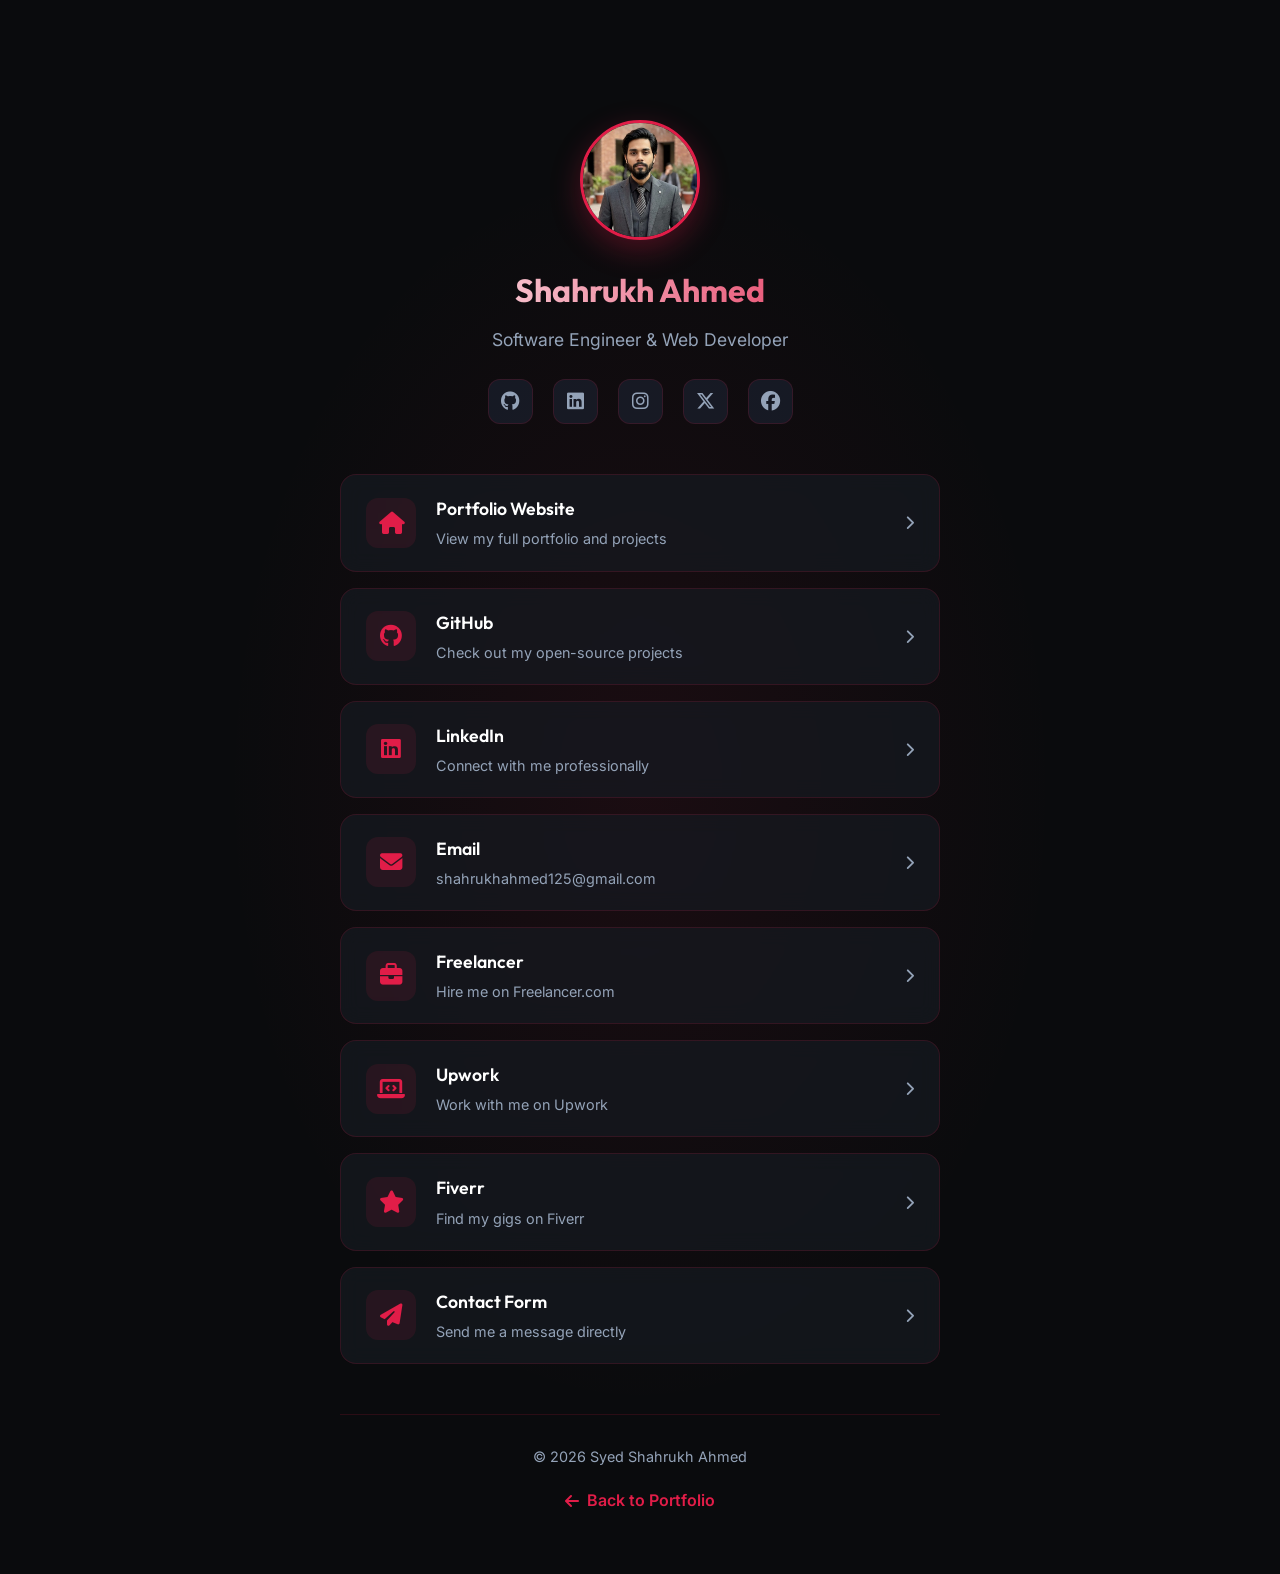
<file: links.html>
<!DOCTYPE html>
<html lang="en">
<head>
    <meta charset="UTF-8">
    <meta name="viewport" content="width=device-width, initial-scale=1.0">
    <title>Links | Syed Shahrukh Ahmed (shahrukhahmed125)</title>
    <meta name="description" content="All links for Syed Shahrukh Ahmed - Software Engineer & Web Developer. Connect on GitHub, LinkedIn, WhatsApp, and freelance platforms.">
    <link rel="canonical" href="https://shahrukhahmed125.github.io/links.html">
    
    <!-- Open Graph / Facebook -->
    <meta property="og:type" content="website">
    <meta property="og:url" content="https://shahrukhahmed125.github.io/links.html">
    <meta property="og:title" content="Links | Syed Shahrukh Ahmed">
    <meta property="og:description" content="Connect with me on all platforms - GitHub, LinkedIn, WhatsApp, and more.">
    <meta property="og:image" content="profile.png">

    <!-- Twitter -->
    <meta property="twitter:card" content="summary_large_image">
    <meta property="twitter:url" content="https://shahrukhahmed125.github.io/links.html">
    <meta property="twitter:title" content="Links | Syed Shahrukh Ahmed">
    <meta property="twitter:description" content="All my important links in one place.">
    <meta property="twitter:image" content="profile.png">

    <link rel="stylesheet" href="style.css">
    <link rel="stylesheet" href="https://cdnjs.cloudflare.com/ajax/libs/font-awesome/6.5.1/css/all.min.css">
</head>
<body>

    <!-- Navbar -->
    <!-- <nav>
        <div class="logo"><a href="index.html" style="color: inherit; text-decoration: none;">Shahrukh</a></div>
        <ul class="nav-links">
            <li><a href="index.html#hero">Home</a></li>
            <li><a href="index.html#about">About</a></li>
            <li><a href="index.html#skills">Skills</a></li>
            <li><a href="index.html#projects">Projects</a></li>
            <li><a href="index.html#services">Services</a></li>
            <li><a href="index.html#contact">Contact</a></li>
            <li><a href="links.html" class="active">Links</a></li>
        </ul>
        <div class="menu-btn" id="menuBtn">
            <i class="fas fa-bars"></i>
        </div>
    </nav> -->

    <!-- Links Section -->
    <section class="links-section">
        <div class="links-container">
            <!-- Profile Header -->
            <div class="links-profile reveal">
                <div class="links-avatar">
                    <img src="images/profile2.jpeg" alt="Syed Shahrukh Ahmed" onerror="this.src='https://ui-avatars.com/api/?name=Syed+Shahrukh&background=e11d48&color=fff&size=200'">
                </div>
                <h1 class="links-name">Shahrukh Ahmed</h1>
                <p class="links-bio">Software Engineer & Web Developer</p>
                <div class="links-socials">
                    <a href="https://github.com/shahrukhahmed125" target="_blank" title="GitHub"><i class="fab fa-github"></i></a>
                    <a href="https://www.linkedin.com/in/shahrukhahmed125" target="_blank" title="LinkedIn"><i class="fab fa-linkedin"></i></a>
                    <a href="https://instagram.com/shahrukhahmed125" target="_blank" title="Instagram"><i class="fab fa-instagram"></i></a>
                    <a href="https://twitter.com/shahrukh_125" target="_blank" title="X"><i class="fab fa-x-twitter"></i></a>
                    <a href="https://www.facebook.com/share/1DQDWUUVKY/" target="_blank" title="Facebook"><i class="fab fa-facebook"></i></a>
                </div>
            </div>

            <!-- Link Cards -->
            <div class="links-grid">
                <a href="index.html" class="link-card reveal delay-1">
                    <div class="link-icon">
                        <i class="fas fa-home"></i>
                    </div>
                    <div class="link-content">
                        <h3>Portfolio Website</h3>
                        <p>View my full portfolio and projects</p>
                    </div>
                    <div class="link-arrow">
                        <i class="fas fa-chevron-right"></i>
                    </div>
                </a>

                <a href="https://github.com/shahrukhahmed125" target="_blank" class="link-card reveal delay-2">
                    <div class="link-icon">
                        <i class="fab fa-github"></i>
                    </div>
                    <div class="link-content">
                        <h3>GitHub</h3>
                        <p>Check out my open-source projects</p>
                    </div>
                    <div class="link-arrow">
                        <i class="fas fa-chevron-right"></i>
                    </div>
                </a>

                <a href="https://www.linkedin.com/in/shahrukhahmed125" target="_blank" class="link-card reveal delay-3">
                    <div class="link-icon">
                        <i class="fab fa-linkedin"></i>
                    </div>
                    <div class="link-content">
                        <h3>LinkedIn</h3>
                        <p>Connect with me professionally</p>
                    </div>
                    <div class="link-arrow">
                        <i class="fas fa-chevron-right"></i>
                    </div>
                </a>

                <a href="mailto:shahrukhahmed125@gmail.com" class="link-card reveal delay-4">
                    <div class="link-icon">
                        <i class="fas fa-envelope"></i>
                    </div>
                    <div class="link-content">
                        <h3>Email</h3>
                        <p>shahrukhahmed125@gmail.com</p>
                    </div>
                    <div class="link-arrow">
                        <i class="fas fa-chevron-right"></i>
                    </div>
                </a>

                <!-- <a href="https://wa.me/923171240476" target="_blank" class="link-card reveal delay-5">
                    <div class="link-icon">
                        <i class="fab fa-whatsapp"></i>
                    </div>
                    <div class="link-content">
                        <h3>WhatsApp</h3>
                        <p>+92 317 1240476</p>
                    </div>
                    <div class="link-arrow">
                        <i class="fas fa-chevron-right"></i>
                    </div>
                </a> -->

                <a href="https://www.freelancer.com/u/shahrukhahmed125" target="_blank" class="link-card reveal delay-1">
                    <div class="link-icon">
                        <i class="fas fa-briefcase"></i>
                    </div>
                    <div class="link-content">
                        <h3>Freelancer</h3>
                        <p>Hire me on Freelancer.com</p>
                    </div>
                    <div class="link-arrow">
                        <i class="fas fa-chevron-right"></i>
                    </div>
                </a>

                <a href="https://www.upwork.com/freelancers/~010982701ad2386ee7" target="_blank" class="link-card reveal delay-2">
                    <div class="link-icon">
                        <i class="fas fa-laptop-code"></i>
                    </div>
                    <div class="link-content">
                        <h3>Upwork</h3>
                        <p>Work with me on Upwork</p>
                    </div>
                    <div class="link-arrow">
                        <i class="fas fa-chevron-right"></i>
                    </div>
                </a>

                <a href="https://www.fiverr.com" target="_blank" class="link-card reveal delay-3">
                    <div class="link-icon">
                        <i class="fas fa-star"></i>
                    </div>
                    <div class="link-content">
                        <h3>Fiverr</h3>
                        <p>Find my gigs on Fiverr</p>
                    </div>
                    <div class="link-arrow">
                        <i class="fas fa-chevron-right"></i>
                    </div>
                </a>

                <a href="index.html#contact" class="link-card reveal delay-4">
                    <div class="link-icon">
                        <i class="fas fa-paper-plane"></i>
                    </div>
                    <div class="link-content">
                        <h3>Contact Form</h3>
                        <p>Send me a message directly</p>
                    </div>
                    <div class="link-arrow">
                        <i class="fas fa-chevron-right"></i>
                    </div>
                </a>
            </div>

            <!-- Footer -->
            <div class="links-footer reveal">
                <p>&copy; <span id="current-year"></span> Syed Shahrukh Ahmed</p>
                <a href="index.html" class="back-link">
                    <i class="fas fa-arrow-left"></i> Back to Portfolio
                </a>
            </div>
        </div>
    </section>

    <script src="script.js"></script>
</body>
</html>
</file>
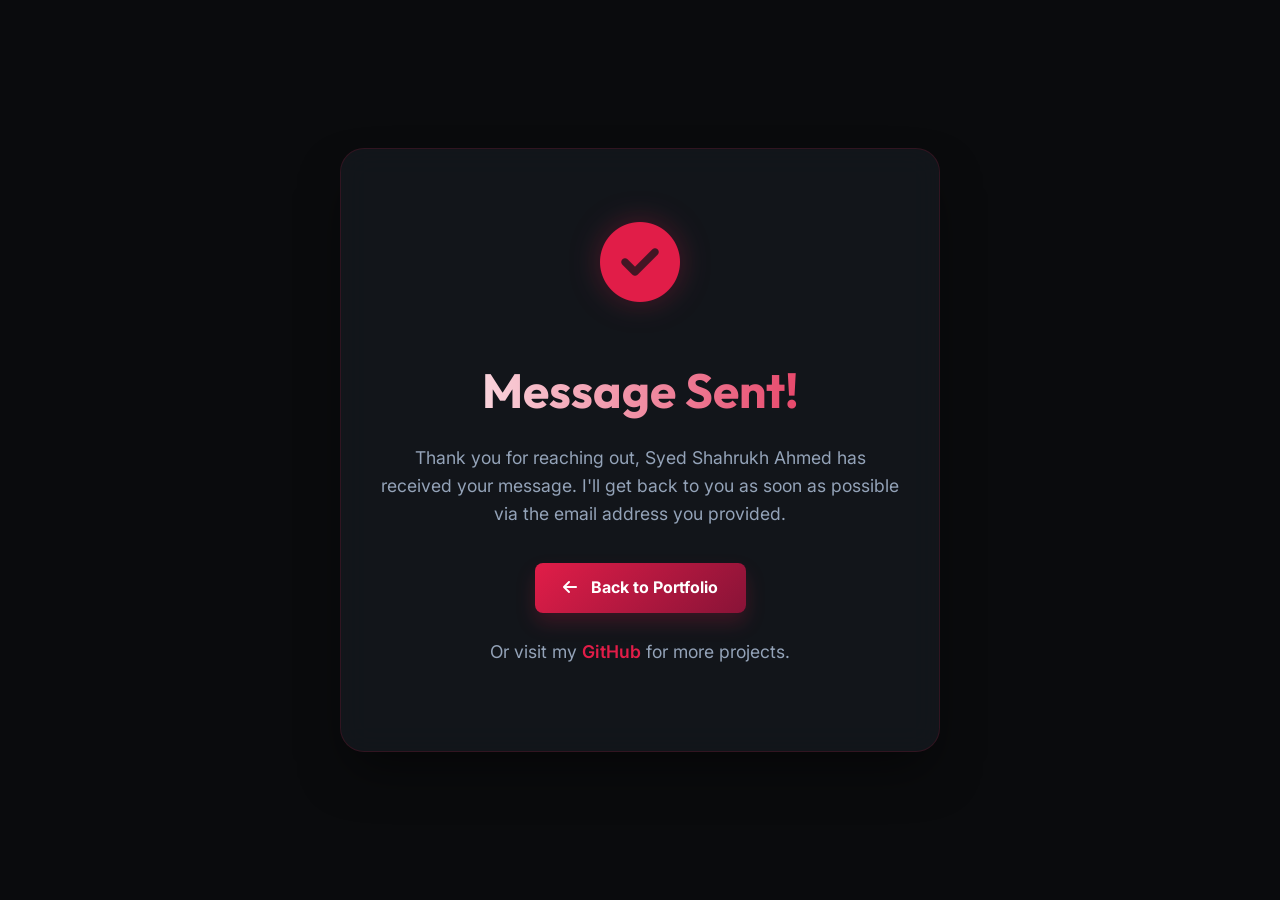
<file: thank-you.html>
<!DOCTYPE html>
<html lang="en">
<head>
    <meta charset="UTF-8">
    <meta name="viewport" content="width=device-width, initial-scale=1.0">
    <title>Message Sent | Syed Shahrukh Ahmed</title>
    <link rel="stylesheet" href="style.css">
    <link rel="stylesheet" href="https://cdnjs.cloudflare.com/ajax/libs/font-awesome/6.4.0/css/all.min.css">
    <style>
        .thank-you-section {
            display: flex;
            flex-direction: column;
            align-items: center;
            justify-content: center;
            min-height: 100vh;
            text-align: center;
            padding: 20px;
            animation: fadeIn 0.8s ease-out;
        }

        .success-icon {
            font-size: 5rem;
            color: var(--accent);
            margin-bottom: 25px;
            filter: drop-shadow(0 0 15px rgba(225, 29, 72, 0.3));
            animation: scaleIn 0.5s cubic-bezier(0.175, 0.885, 0.32, 1.275);
        }

        .thank-you-card {
            background: var(--card-bg);
            border: 1px solid var(--border-color);
            padding: 50px 40px;
            border-radius: 24px;
            max-width: 600px;
            width: 100%;
            backdrop-filter: blur(15px);
            -webkit-backdrop-filter: blur(15px);
            box-shadow: 0 25px 50px -12px rgba(0, 0, 0, 0.5);
        }

        .thank-you-card h1 {
            font-size: 3rem;
            margin-bottom: 15px;
            background: linear-gradient(to right, #ffffff, var(--accent));
            -webkit-background-clip: text;
            background-clip: text;
            -webkit-text-fill-color: transparent;
        }

        .thank-you-card p {
            color: var(--text-muted);
            font-size: 1.1rem;
            margin-bottom: 35px;
        }

        @keyframes fadeIn {
            from { opacity: 0; transform: translateY(20px); }
            to { opacity: 1; transform: translateY(0); }
        }

        @keyframes scaleIn {
            from { transform: scale(0); opacity: 0; }
            to { transform: scale(1); opacity: 1; }
        }

        .redirect-note {
            margin-top: 25px;
            font-size: 0.9rem;
            color: var(--text-muted);
        }
    </style>
</head>
<body>
    <div class="thank-you-section">
        <div class="thank-you-card">
            <div class="success-icon">
                <i class="fas fa-check-circle"></i>
            </div>
            <h1>Message Sent!</h1>
            <p>Thank you for reaching out, Syed Shahrukh Ahmed has received your message. I'll get back to you as soon as possible via the email address you provided.</p>
            
            <a href="index.html" class="btn btn-primary">
                <i class="fas fa-arrow-left" style="margin-right: 10px;"></i> Back to Portfolio
            </a>

            <div class="redirect-note">
                <p>Or visit my <a href="https://github.com/shahrukhahmed125" target="_blank" style="color: var(--accent); font-weight: 600;">GitHub</a> for more projects.</p>
            </div>
        </div>
    </div>
</body>
</html>
</file>
<file: style.css>
/* 
    Design System for Syed Shahrukh Ahmed Portfolio
    Colors: Dark Blue, Cyan, Slate
    Typography: Outfit (Headings), Inter (Body)
*/

@import url('https://fonts.googleapis.com/css2?family=Inter:wght@300;400;500;600&family=Outfit:wght@400;500;600;700&family=Sacramento&display=swap');

:root {
    --primary-bg: #0a0b0d;
    --secondary-bg: #111418;
    --accent: #e11d48;
    --accent-hover: #9f1239;
    --text-main: #ffffff;
    --text-muted: #94a3b8;
    --card-bg: rgba(22, 27, 34, 0.7);
    --border-color: rgba(225, 29, 72, 0.15);
    --transition: all 0.4s cubic-bezier(0.23, 1, 0.32, 1);
}

* {
    margin: 0;
    padding: 0;
    box-sizing: border-box;
    max-width: 100%;
}

html {
    scroll-behavior: smooth;
    overflow-x: hidden;
}

body {
    background-color: var(--primary-bg);
    color: var(--text-main);
    font-family: 'Inter', sans-serif;
    line-height: 1.6;
    overflow-x: hidden;
    margin: 0;
    padding: 0;
    width: 100%;
    max-width: 100vw;
    box-sizing: border-box;
}

h1, h2, h3, h4, h5, h6 {
    font-family: 'Outfit', sans-serif;
    color: var(--text-main);
}

a {
    text-decoration: none;
    color: inherit;
    transition: var(--transition);
}

ul {
    list-style: none;
}

section {
    padding: 100px 5%;
    max-width: 1200px;
    margin: 0 auto;
    width: 100%;
    box-sizing: border-box;
    overflow-x: hidden;
}

.container {
    width: 100%;
}

/* Reusable Components */

.btn {
    padding: 12px 28px;
    border-radius: 8px;
    font-weight: 600;
    cursor: pointer;
    display: inline-block;
    transition: var(--transition);
    border: none;
    font-size: 1rem;
    text-align: center;
}

.btn-primary {
    background: linear-gradient(135deg, #e11d48 0%, #881337 100%);
    color: #ffffff;
    font-weight: 700;
    box-shadow: 0 10px 20px rgba(225, 29, 72, 0.2);
}

.btn-primary:hover {
    background: #ffffff;
    color: #e11d48;
    transform: translateY(-3px);
    box-shadow: 0 15px 30px rgba(225, 29, 72, 0.4);
}

.btn-outline {
    background: transparent;
    border: 1px solid var(--accent);
    color: var(--accent);
}

.btn-outline:hover {
    background: rgba(225, 29, 72, 0.1);
    border-color: var(--accent);
    transform: translateY(-2px);
    box-shadow: 0 5px 15px rgba(225, 29, 72, 0.2);
}

.section-title {
    text-align: center;
    margin-bottom: 60px;
}

.section-title h2 {
    font-size: 2.5rem;
    margin-bottom: 10px;
    background: linear-gradient(to right, #ffffff, #e11d48, #881337);
    -webkit-background-clip: text;
    background-clip: text;
    -webkit-text-fill-color: transparent;
}

@media (max-width: 768px) {
    .section-title h2 {
        font-size: 2rem;
    }
    .section-title p {
        font-size: 1rem;
    }
}


.section-title p {
    color: var(--text-muted);
    font-size: 1.1rem;
}

/* Navbar */
nav {
    position: fixed;
    top: 0;
    left: 0;
    width: 100%;
    padding: 20px 5%;
    display: flex;
    justify-content: space-between;
    align-items: center;
    z-index: 1000;
    background: rgba(10, 11, 13, 0.8);
    backdrop-filter: blur(15px);
    -webkit-backdrop-filter: blur(15px);
    border-bottom: 1px solid var(--border-color);
}

.logo {
    font-size: 2.4rem;
    font-weight: 400;
    font-family: 'Sacramento', cursive;
    color: var(--text-main);
    display: flex;
    align-items: flex-end;
    transition: var(--transition);
    line-height: 1;
    padding-bottom: 5px;
}

@media (max-width: 768px) {
    .logo {
        font-size: 2rem;
    }
}


.logo::after {
    content: '';
    width: 6px;
    height: 6px;
    background: var(--accent);
    border-radius: 50%;
    margin-left: 4px;
    margin-bottom: 8px;
    box-shadow: 0 0 15px var(--accent);
}

.logo:hover {
    transform: rotate(-2deg) scale(1.05);
    color: var(--accent);
}

.nav-links {
    display: flex;
    gap: 30px;
}

.nav-links a:hover,
.nav-links a.active {
    color: var(--accent);
}

.menu-btn {
    display: none;
    cursor: pointer;
    font-size: 1.5rem;
    color: var(--text-main);
}

/* Hero Section */
.hero {
    display: flex;
    align-items: center;
    justify-content: space-between;
    min-height: 100vh;
    padding-top: 100px;
    gap: 50px;
}

.hero-content {
    flex: 1.2;
}

.hero-content h4 {
    color: var(--accent);
    font-weight: 500;
    margin-bottom: 10px;
    letter-spacing: 2px;
    text-transform: uppercase;
}

.hero-content h1 {
    font-size: 5rem;
    margin-bottom: 25px;
    background: linear-gradient(to right, #ffffff, var(--accent));
    -webkit-background-clip: text;
    background-clip: text;
    -webkit-text-fill-color: transparent;
    line-height: 1;
    font-weight: 800;
    filter: drop-shadow(0 0 30px rgba(225, 29, 72, 0.2));
}

@media (max-width: 768px) {
    .hero-content h1 {
        font-size: 2.8rem;
    }
}


.hero-content h1 span {
    display: block;
    font-size: 2.2rem;
    font-weight: 400;
    margin-top: 15px;
    color: var(--text-muted);
    background: none;
    -webkit-text-fill-color: var(--text-muted);
}

.hero-content h2 {
    font-size: 1.8rem;
    color: var(--text-muted);
    margin-bottom: 25px;
}

.hero-content p {
    max-width: 600px;
    font-size: 1.1rem;
    color: var(--text-muted);
    margin-bottom: 40px;
}

.hero-btns {
    display: flex;
    gap: 20px;
}

.hero-visual {
    flex: 0.8;
    position: relative;
    display: flex;
    justify-content: center;
    align-items: center;
    min-height: 400px;
}

@media (max-width: 768px) {
    .hero-visual {
        flex-direction: column;
        height: auto !important;
        min-height: auto;
        gap: 15px;
        padding-top: 20px;
        flex-wrap: wrap;
        display: flex;
        justify-content: center;
    }
    
    .profile-frame {
        margin-bottom: 20px;
    }

    .hero-visual-chips {
        display: flex;
        flex-wrap: wrap;
        justify-content: center;
        gap: 10px;
        width: 100%;
    }
}


.terminal-card {
    position: relative;
    width: 320px;
    height: 220px;
    background: rgba(10, 11, 13, 0.9);
    border: 1px solid var(--border-color);
    border-radius: 12px;
    box-shadow: 0 40px 80px rgba(0,0,0,0.6);
    overflow: hidden;
    z-index: 10;
    backdrop-filter: blur(10px);
    -webkit-backdrop-filter: blur(10px);
    animation: terminalPulse 4s infinite alternate;
}

@keyframes terminalPulse {
    0% { transform: translateY(0) scale(1); }
    100% { transform: translateY(-10px) scale(1.02); }
}

.terminal-header {
    height: 35px;
    background: rgba(135, 19, 55, 0.2);
    display: flex;
    align-items: center;
    padding: 0 15px;
    gap: 8px;
    border-bottom: 1px solid var(--border-color);
}

.dot {
    width: 10px;
    height: 10px;
    border-radius: 50%;
}

.dot-red { background: #ff5f56; }
.dot-yellow { background: #ffbd2e; }
.dot-green { background: #27c93f; }

.terminal-title {
    margin-left: auto;
    font-size: 0.75rem;
    color: var(--text-muted);
    font-family: 'Courier New', Courier, monospace;
}

.terminal-body {
    padding: 20px;
    font-family: 'Courier New', Courier, monospace;
    font-size: 0.9rem;
    color: var(--text-main);
}

.terminal-line {
    margin-bottom: 10px;
    display: flex;
    gap: 10px;
}

.line-prompt { color: var(--accent); font-weight: bold; }
.line-cursor {
    width: 8px;
    height: 15px;
    background: var(--accent);
    margin-left: 2px;
    animation: blink 1s step-end infinite;
}

@keyframes blink {
    50% { opacity: 0; }
}

@media (max-width: 768px) {
    .terminal-card {
        width: 280px;
        height: 180px;
        margin: 0 auto;
    }
}

.blob-shape {
    position: absolute;
    top: 50%;
    left: 50%;
    width: 150%;
    height: 150%;
    transform: translate(-50%, -50%);
    background: linear-gradient(135deg, #e11d48 0%, #4c0519 100%);
    border-radius: 40% 60% 70% 30% / 40% 50% 60% 50%;
    filter: blur(120px);
    opacity: 0.25;
    animation: blobMorph 10s infinite alternate;
    z-index: 1;
}


@keyframes blobMorph {
    0% { border-radius: 40% 60% 70% 30% / 40% 50% 60% 50%; }
    100% { border-radius: 60% 40% 30% 70% / 50% 60% 40% 50%; }
}

.tech-chip {
    position: absolute;
    display: flex;
    align-items: center;
    gap: 10px;
    background: rgba(30, 41, 59, 0.4);
    backdrop-filter: blur(10px);
    -webkit-backdrop-filter: blur(10px);
    border: 1px solid var(--border-color);
    padding: 8px 18px;
    border-radius: 50px;
    font-size: 0.85rem;
    font-weight: 600;
    color: var(--text-main);
    white-space: nowrap;
    z-index: 15;
    box-shadow: 0 10px 20px rgba(0,0,0,0.3), 0 0 15px rgba(225, 29, 72, 0.05);
    animation: floatChip 5s infinite ease-in-out;
    transition: var(--transition);
}

@media (max-width: 768px) {
    .tech-chip {
        position: relative !important;
        top: auto !important;
        left: auto !important;
        right: auto !important;
        bottom: auto !important;
        animation: none !important;
        transform: none !important;
    }
}


.tech-chip i {
    color: var(--accent);
    font-size: 1.1rem;
}

.tech-chip:hover {
    background: rgba(225, 29, 72, 0.1);
    border-color: var(--accent);
    transform: translateY(-5px) scale(1.05) !important;
    box-shadow: 0 15px 30px rgba(225, 29, 72, 0.15);
    cursor: default;
}

.tech-chip:nth-child(even) {
    animation-delay: 1s;
    animation-duration: 6s;
}

.tech-chip:nth-child(3n) {
    animation-delay: 0.5s;
    animation-duration: 7s;
}

@keyframes floatChip {
    0%, 100% { transform: translateY(0) translateX(0); }
    25% { transform: translateY(-10px) translateX(5px); }
    50% { transform: translateY(5px) translateX(-5px); }
    75% { transform: translateY(-5px) translateX(8px); }
}

/* About Section */
.about {
    position: relative;
}

.about::before {
    content: '';
    position: absolute;
    top: 0;
    left: 50%;
    transform: translateX(-50%);
    width: 60%;
    height: 100%;
    background: radial-gradient(ellipse at center, rgba(225, 29, 72, 0.05) 0%, transparent 70%);
    pointer-events: none;
    z-index: -1;
}

.about-grid {
    display: grid;
    grid-template-columns: 1fr 1fr;
    gap: 60px;
    align-items: center;
}

.about-text p {
    margin-bottom: 20px;
    color: var(--text-muted);
    font-size: 1.05rem;
}

.about-stats {
    display: grid;
    grid-template-columns: repeat(3, 1fr);
    gap: 20px;
    margin-top: 40px;
}

.stat h3 {
    font-size: 2.2rem;
    color: var(--accent);
    margin-bottom: 5px;
}

.stat span {
    font-size: 0.9rem;
    color: var(--text-muted);
    font-weight: 500;
}

.about-image {
    position: relative;
}

.image-box {
    position: relative;
    border-radius: 24px;
    overflow: hidden;
    border: 1px solid var(--border-color);
    box-shadow: 0 20px 40px rgba(0,0,0,0.3);
}

.image-box img {
    width: 100%;
    height: auto;
    display: block;
    filter: grayscale(0.2) contrast(1.1);
    transition: var(--transition);
}

.image-box:hover img {
    filter: grayscale(0);
}

.experience-card {
    position: absolute;
    bottom: 30px;
    right: -20px;
    background: var(--accent);
    color: #ffffff;
    padding: 18px 30px;
    border-radius: 12px;
    font-weight: 700;
    box-shadow: 0 10px 30px rgba(225, 29, 72, 0.3);
    transform: rotate(-3deg);
}

/* Skills Grid */
.skills {
    position: relative;
}

.skills::before {
    content: '';
    position: absolute;
    top: 50%;
    left: 50%;
    transform: translate(-50%, -50%);
    width: 70%;
    height: 80%;
    background: radial-gradient(ellipse at center, rgba(225, 29, 72, 0.03) 0%, transparent 70%);
    pointer-events: none;
    z-index: -1;
}

.skills-grid {
    display: grid;
    grid-template-columns: repeat(3, 1fr);
    gap: 30px;
}

.skill-category {
    background: var(--card-bg);
    padding: 40px;
    border-radius: 20px;
    border: 1px solid var(--border-color);
    transition: var(--transition);
}

.skill-category:hover {
    border-color: var(--accent);
    transform: translateY(-10px);
    background: rgba(18, 20, 29, 0.9);
    box-shadow: 0 15px 30px rgba(225, 29, 72, 0.1);
}

.skill-category h3 {
    font-size: 1.5rem;
    margin-bottom: 25px;
    display: flex;
    align-items: center;
    gap: 12px;
}

.skill-category h3 i {
    color: var(--accent);
}

.skill-category ul li {
    margin-bottom: 18px;
    color: var(--text-muted);
    display: flex;
    align-items: center;
    gap: 15px;
    font-size: 1rem;
}

.skill-category ul li i {
    font-size: 1.2rem;
    width: 20px;
    text-align: center;
}

/* Projects Section */
.projects {
    position: relative;
}

.projects::before {
    content: '';
    position: absolute;
    top: 20%;
    right: 0;
    width: 50%;
    height: 60%;
    background: radial-gradient(ellipse at center, rgba(225, 29, 72, 0.04) 0%, transparent 70%);
    pointer-events: none;
    z-index: -1;
}

.projects-grid {
    display: grid;
    grid-template-columns: repeat(2, 1fr);
    gap: 40px;
}

.project-card {
    background: var(--card-bg);
    border-radius: 24px;
    overflow: hidden;
    border: 1px solid var(--border-color);
    transition: var(--transition);
    display: flex;
    flex-direction: column;
    height: 100%;
}

.project-card:hover {
    border-color: var(--accent);
    transform: translateY(-8px);
    box-shadow: 0 20px 40px rgba(225, 29, 72, 0.15);
}

.project-img {
    height: 220px;
    overflow: hidden;
    position: relative;
}

.project-img img {
    width: 100%;
    height: 100%;
    object-fit: cover;
    transition: var(--transition);
}

.project-card:hover .project-img img {
    transform: scale(1.05);
}

.project-content {
    padding: 25px;
    flex: 1;
    display: flex;
    flex-direction: column;
}

.project-content h3 {
    font-size: 1.6rem;
    margin-bottom: 12px;
    color: var(--text-main);
    font-weight: 700;
}

.project-description {
    color: var(--text-muted);
    margin-bottom: 20px;
    line-height: 1.6;
    font-size: 0.95rem;
}

.project-meta {
    margin-bottom: 20px;
}

.project-role {
    display: flex;
    align-items: center;
    gap: 8px;
    color: var(--accent);
    font-size: 0.9rem;
    font-weight: 600;
}

.project-role i {
    font-size: 0.85rem;
}

.project-features {
    margin-bottom: 20px;
}

.project-features h4 {
    font-size: 1rem;
    margin-bottom: 10px;
    color: var(--text-main);
    font-weight: 600;
}

.project-features ul {
    list-style: none;
    padding: 0;
}

.project-features li {
    position: relative;
    padding-left: 20px;
    margin-bottom: 8px;
    color: var(--text-muted);
    font-size: 0.9rem;
    line-height: 1.5;
}

.project-features li::before {
    content: '✓';
    position: absolute;
    left: 0;
    color: var(--accent);
    font-weight: bold;
    font-size: 0.8rem;
}

.project-tech {
    margin-bottom: 25px;
}

.project-tech h4 {
    font-size: 1rem;
    margin-bottom: 12px;
    color: var(--text-main);
    font-weight: 600;
}

.tags {
    display: flex;
    flex-wrap: wrap;
    gap: 8px;
}

.tags span {
    background: rgba(225, 29, 72, 0.1);
    color: var(--accent);
    padding: 4px 10px;
    border-radius: 15px;
    font-size: 0.8rem;
    font-weight: 500;
    border: 1px solid rgba(225, 29, 72, 0.2);
}

.project-links {
    margin-top: auto;
    display: flex;
    align-items: center;
    gap: 12px;
    flex-wrap: wrap;
}

.private-badge {
    display: inline-flex;
    align-items: center;
    gap: 6px;
    background: rgba(255, 193, 7, 0.1);
    color: #ffc107;
    padding: 6px 12px;
    border-radius: 20px;
    font-size: 0.8rem;
    font-weight: 600;
    border: 1px solid rgba(255, 193, 7, 0.3);
}

.private-badge i {
    font-size: 0.7rem;
}

.btn-small {
    padding: 8px 16px;
    font-size: 0.85rem;
    border-radius: 6px;
}

.read-more-btn {
    background: transparent;
    border: 1px solid var(--border-color);
    color: var(--accent);
    padding: 10px 20px;
    border-radius: 8px;
    cursor: pointer;
    font-size: 0.9rem;
    font-weight: 600;
    display: flex;
    align-items: center;
    gap: 8px;
    transition: var(--transition);
    margin-top: 15px;
    width: fit-content;
}

.read-more-btn:hover {
    background: rgba(225, 29, 72, 0.1);
    border-color: var(--accent);
    transform: translateY(-2px);
}

.read-more-btn i {
    transition: var(--transition);
    font-size: 0.8rem;
}

.read-more-btn.expanded i {
    transform: rotate(180deg);
}

.project-expanded {
    animation: slideDown 0.3s ease-out;
}

@keyframes slideDown {
    from {
        opacity: 0;
        transform: translateY(-20px);
    }
    to {
        opacity: 1;
        transform: translateY(0);
    }
}

.btn-text {
    color: var(--accent);
    font-weight: 600;
    text-decoration: none;
    display: inline-flex;
    align-items: center;
    gap: 8px;
    transition: var(--transition);
}

.btn-text:hover {
    gap: 12px;
    color: var(--text-main);
}

/* Services Grid */
.services {
    position: relative;
}

.services::before {
    content: '';
    position: absolute;
    bottom: 0;
    left: 0;
    width: 60%;
    height: 50%;
    background: radial-gradient(ellipse at center, rgba(225, 29, 72, 0.03) 0%, transparent 70%);
    pointer-events: none;
    z-index: -1;
}

.services-grid {
    display: grid;
    grid-template-columns: repeat(4, 1fr);
    gap: 25px;
}

.service-card {
    background: var(--card-bg);
    padding: 50px 30px;
    border-radius: 24px;
    text-align: center;
    border: 1px solid var(--border-color);
    transition: var(--transition);
    display: flex;
    flex-direction: column;
    align-items: center;
}

.service-card:hover {
    background: var(--secondary-bg);
    border-color: var(--accent);
    transform: translateY(-8px);
    box-shadow: 0 15px 30px rgba(225, 29, 72, 0.15);
}

.service-icon {
    width: 70px;
    height: 70px;
    background: rgba(225, 29, 72, 0.1);
    border-radius: 50%;
    display: flex;
    justify-content: center;
    align-items: center;
    font-size: 1.8rem;
    color: var(--accent);
    margin-bottom: 25px;
    transition: var(--transition);
    flex-shrink: 0;
}


.service-card:hover .service-icon {
    background: var(--accent);
    color: var(--primary-bg);
}

.service-card h3 {
    margin-bottom: 15px;
    font-size: 1.3rem;
}

.service-card p {
    color: var(--text-muted);
    font-size: 0.95rem;
}

/* Contact Section */
.contact-container {
    display: grid;
    grid-template-columns: 100%;
    gap: 40px;
    background: var(--card-bg);
    padding: 30px;
    border-radius: 32px;
    border: 1px solid var(--border-color);
}

@media (min-width: 1024px) {
    .contact-container {
        grid-template-columns: 1fr 1.5fr;
        padding: 70px;
        gap: 60px;
    }
}


.contact-info h3 {
    font-size: 2rem;
    margin-bottom: 30px;
}

.contact-cards {
    display: grid;
    gap: 20px;
    margin-bottom: 40px;
}

.contact-card-mini {
    display: flex;
    flex-direction: column;
    align-items: center;
    text-align: center;
    gap: 15px;
    background: rgba(30, 41, 59, 0.4);
    padding: 25px 20px;
    border-radius: 16px;
    border: 1px solid var(--border-color);
    transition: var(--transition);
}

@media (min-width: 480px) {
    .contact-card-mini {
        flex-direction: row;
        text-align: left;
        padding: 20px;
    }
}


.contact-card-mini:hover {
    background: rgba(34, 211, 238, 0.05);
    border-color: var(--accent);
    transform: translateX(10px);
}

.card-icon {
    width: 50px;
    height: 50px;
    background: rgba(34, 211, 238, 0.1);
    border-radius: 12px;
    display: flex;
    justify-content: center;
    align-items: center;
    color: var(--accent);
    font-size: 1.4rem;
}

.card-text span {
    display: block;
    font-size: 0.9rem;
    color: var(--text-muted);
    font-weight: 500;
}

.card-text p {
    font-size: 1.05rem;
    color: var(--text-main);
    font-weight: 600;
}

.freelance-platforms {
    margin-bottom: 40px;
}

.freelance-platforms h4 {
    font-size: 1.1rem;
    color: var(--text-muted);
    margin-bottom: 20px;
    text-transform: uppercase;
    letter-spacing: 1px;
}

.platform-grid {
    display: grid;
    grid-template-columns: 1fr;
    gap: 12px;
}

@media (min-width: 600px) {
    .platform-grid {
        grid-template-columns: repeat(2, 1fr);
    }
}

@media (min-width: 1100px) {
    .platform-grid {
        grid-template-columns: repeat(3, 1fr);
    }
}


.platform-card {
    display: flex;
    align-items: center;
    justify-content: center;
    gap: 12px;
    background: rgba(30, 41, 59, 0.3);
    padding: 15px;
    border-radius: 12px;
    border: 1px solid var(--border-color);
    transition: var(--transition);
    font-weight: 600;
}

.platform-card:hover {
    background: rgba(225, 29, 72, 0.05);
    border-color: var(--accent);
    transform: translateY(-5px);
}

.platform-card i {
    font-size: 1.2rem;
}

.fiverr-icon {
    font-family: serif;
    font-weight: 900;
    font-style: italic;
    font-size: 1.1rem;
    line-height: 1;
}

.social-links-enhanced {
    display: flex;
    gap: 15px;
    justify-content: center;
}

@media (min-width: 1024px) {
    .social-links-enhanced {
        justify-content: flex-start;
    }
}


.social-links-enhanced a {
    width: 45px;
    height: 45px;
    background: rgba(10, 12, 16, 0.9);
    border-radius: 10px;
    display: flex;
    justify-content: center;
    align-items: center;
    font-size: 1.2rem;
    color: var(--text-muted);
    border: 1px solid var(--border-color);
}

.social-links-enhanced a:hover {
    color: var(--accent);
    border-color: var(--accent);
    transform: translateY(-5px) rotate(8deg);
}

.contact-form {
    display: grid;
    gap: 25px;
}

.form-group input, .form-group textarea {
    width: 100%;
    padding: 18px 22px;
    background: rgba(10, 12, 16, 0.8);
    border: 1px solid var(--border-color);
    border-radius: 12px;
    color: var(--text-main);
    font-family: inherit;
    font-size: 1rem;
    outline: none;
    transition: var(--transition);
}

.form-group input:focus, .form-group textarea:focus {
    border-color: var(--accent);
    background: rgba(15, 23, 42, 0.9);
    box-shadow: 0 0 0 3px rgba(225, 29, 72, 0.1);
}

@media (max-width: 768px) {
    .contact-info h3 { font-size: 1.6rem; text-align: center; }
    .freelance-platforms h4 { text-align: center; }
    .form-group input, .form-group textarea { padding: 15px; font-size: 0.95rem; }
}


/* Footer Section */
footer {
    padding: 80px 0 40px;
    border-top: 1px solid var(--border-color);
    margin-top: 120px;
}

.footer-content {
    max-width: 1200px;
    margin: 0 auto;
    padding: 0 5%;
    display: flex;
    flex-direction: column;
    align-items: center;
}

.footer-logo {
    font-size: 3rem;
    font-family: 'Sacramento', cursive;
    color: var(--text-main);
    margin-bottom: 20px;
    display: inline-flex;
    align-items: flex-end;
    line-height: 1;
}

.footer-logo::after {
    content: '';
    width: 8px;
    height: 8px;
    background: var(--accent);
    border-radius: 50%;
    margin-left: 5px;
    margin-bottom: 10px;
    box-shadow: 0 0 20px var(--accent);
}

footer p {
    color: var(--text-muted);
    margin-bottom: 30px;
    font-size: 1rem;
}

.footer-socials {
    display: flex;
    justify-content: center;
    gap: 35px;
}

.footer-socials a {
    color: var(--text-muted);
    font-size: 1.4rem;
    transition: var(--transition);
}

.footer-socials a:hover {
    color: var(--accent);
    transform: scale(1.2);
}

/* Global Animations */
.reveal {
    opacity: 0;
    transform: translateY(40px);
    transition: all 0.9s cubic-bezier(0.22, 1, 0.36, 1);
}

.reveal.active {
    opacity: 1;
    transform: translateY(0);
}

.delay-1 { transition-delay: 0.15s; }
.delay-2 { transition-delay: 0.3s; }
.delay-3 { transition-delay: 0.45s; }
.delay-4 { transition-delay: 0.6s; }
.delay-5 { transition-delay: 0.75s; }

/* Responsive Adjustments */
@media (max-width: 1200px) {
    .services-grid {
        grid-template-columns: repeat(2, 1fr);
    }
}

@media (max-width: 992px) {
    .hero-content h1 { font-size: 3.5rem; }
    .about-grid { gap: 40px; }
}


@media (max-width: 768px) {
    section { 
        padding: 60px 4%; 
        max-width: 100%;
        margin: 0 auto;
        width: 100%;
        box-sizing: border-box;
    }
    .hero { 
        flex-direction: column-reverse; 
        text-align: center; 
        padding-top: 120px; 
        gap: 30px;
        max-width: 100%;
        width: 100%;
        margin: 0 auto;
    }
    .hero-visual { width: 100%; }
    .hero-content { 
        width: 100%;
        max-width: 100%;
        padding: 0 4%;
        box-sizing: border-box;
    }
    .hero-btns { 
        justify-content: center; 
        flex-direction: column; 
        gap: 15px; 
        align-items: center;
        width: 100%;
    }
    .btn { 
        width: 100%; 
        max-width: 280px; 
        text-align: center;
        padding: 14px 24px;
        font-size: 16px;
    }
    .about-grid, .projects-grid, .skills-grid, .services-grid { grid-template-columns: 1fr; }
    .about-image { order: -1; margin-bottom: 40px; }
    .nav-links { 
        display: none; 
        flex-direction: column;
        position: absolute;
        top: 100%;
        left: 0;
        width: 100%;
        background: rgba(10, 11, 13, 0.98);
        padding: 40px 4%;
        gap: 25px;
        text-align: center;
        border-bottom: 1px solid var(--border-color);
        backdrop-filter: blur(20px);
        -webkit-backdrop-filter: blur(20px);
        box-sizing: border-box;
    }
    .nav-links.active {
        display: flex;
        animation: slideDown 0.4s cubic-bezier(0.23, 1, 0.32, 1);
    }
    @keyframes slideDown {
        from { transform: translateY(-10px); opacity: 0; }
        to { transform: translateY(0); opacity: 1; }
    }
    .menu-btn { display: block; }
    .experience-card { right: 0; bottom: 20px; padding: 12px 20px; font-size: 0.9rem; }
}

@media (max-width: 480px) {
    section { 
        padding: 50px 3%; 
        max-width: 100%;
        margin: 0 auto;
        width: 100%;
        box-sizing: border-box;
    }
    .contact-container { 
        padding: 25px 3%; 
        max-width: 100%;
        margin: 0 auto;
        width: 100%;
        box-sizing: border-box;
    }
    .hero-content { 
        padding: 0 3%; 
        max-width: 100%;
        width: 100%;
        box-sizing: border-box;
    }
    .hero-content h1 { font-size: 2.2rem; }
    .about-stats { grid-template-columns: 1fr; gap: 15px; }
    .stat { text-align: center; border-bottom: 1px solid var(--border-color); padding-bottom: 10px; }
    .stat:last-child { border-bottom: none; }
    
    /* Contact form button specific styling */
    .contact-form .btn {
        width: 100%;
        max-width: 100%;
        padding: 16px 24px;
        font-size: 16px;
        margin-top: 10px;
        border-radius: 8px;
    }
    
    /* Service cards mobile optimization */
    .service-card {
        padding: 25px 20px;
        text-align: center;
    }
    .service-icon {
        font-size: 2.5rem;
        margin-bottom: 15px;
    }
    
    /* Footer responsive styling */
    footer {
        padding: 60px 0 30px;
        margin-top: 80px;
    }
    
    .footer-content {
        padding: 0 3%;
        text-align: center;
    }
    
    .footer-logo {
        font-size: 2.5rem;
        margin-bottom: 20px;
    }
    
    .footer-socials {
        gap: 25px;
        margin-bottom: 20px;
    }
    
    .footer-socials a {
        font-size: 1.2rem;
    }
    
    footer p {
        font-size: 0.9rem;
        margin-bottom: 0;
        line-height: 1.5;
        padding: 0 10px;
    }
}

/* Additional mobile footer optimization */
@media (max-width: 768px) {
    footer {
        padding: 70px 0 35px;
        margin-top: 100px;
    }
    
    .footer-content {
        padding: 0 4%;
    }
    
    .footer-logo {
        font-size: 2.8rem;
        margin-bottom: 25px;
    }
    
    .footer-socials {
        gap: 30px;
        margin-bottom: 25px;
    }
    
    footer p {
        font-size: 0.95rem;
        margin-bottom: 0;
    }
}


/* WhatsApp Float */
.whatsapp-float {
    position: fixed;
    bottom: 30px;
    right: 30px;
    background: #e11d48;
    color: #ffffff;
    font-size: 28px;
    width: 60px;
    height: 60px;
    border-radius: 50%;
    display: flex;
    align-items: center;
    justify-content: center;
    text-decoration: none;
    box-shadow: 0 10px 25px rgba(225, 29, 72, 0.3);
    z-index: 100;
    transition: var(--transition);
    pointer-events: auto;
    transform: translateZ(0);
    will-change: transform;
    backface-visibility: hidden;
}

.whatsapp-float:hover {
    transform: scale(1.05) rotate(8deg);
    background: #ffffff;
    color: #e11d48;
    box-shadow: 0 15px 35px rgba(225, 29, 72, 0.5);
}

@media (max-width: 768px) {
    .whatsapp-float {
        bottom: 80px;
        right: 16px;
        width: 48px;
        height: 48px;
        font-size: 20px;
        box-shadow: 0 8px 20px rgba(225, 29, 72, 0.3);
    }
}

@media (max-width: 480px) {
    .whatsapp-float {
        bottom: 70px;
        right: 12px;
        width: 44px;
        height: 44px;
        font-size: 18px;
    }
}

/* Hide browser inspector elements */
#brightness-filter,
.__web-inspector-hide-shortcut__ {
    display: none !important;
    visibility: hidden !important;
    opacity: 0 !important;
    pointer-events: none !important;
}

/* WhatsApp button container to prevent layout interference */
.whatsapp-float-wrapper {
    position: fixed;
    bottom: 0;
    right: 0;
    width: 100px;
    height: 100px;
    pointer-events: none;
    z-index: 100;
}

.whatsapp-float {
    position: absolute;
    bottom: 30px;
    right: 30px;
    background: #e11d48;
    color: #ffffff;
    font-size: 28px;
    width: 60px;
    height: 60px;
    border-radius: 50%;
    display: flex;
    align-items: center;
    justify-content: center;
    text-decoration: none;
    box-shadow: 0 10px 25px rgba(225, 29, 72, 0.3);
    transition: var(--transition);
    pointer-events: auto;
    transform: translateZ(0);
    will-change: transform;
    backface-visibility: hidden;
}

.whatsapp-float:hover {
    transform: scale(1.05) rotate(8deg);
    background: #ffffff;
    color: #e11d48;
    box-shadow: 0 15px 35px rgba(225, 29, 72, 0.5);
}

@media (max-width: 768px) {
    .whatsapp-float {
        bottom: 80px;
        right: 16px;
        width: 48px;
        height: 48px;
        font-size: 20px;
        box-shadow: 0 8px 20px rgba(225, 29, 72, 0.3);
    }
}

@media (max-width: 480px) {
    .whatsapp-float {
        bottom: 70px;
        right: 12px;
        width: 44px;
        height: 44px;
        font-size: 18px;
    }
}

/* Ensure WhatsApp button doesn't interfere with mobile menu */
@media (max-width: 768px) {
    .nav-links.active ~ .whatsapp-float-wrapper .whatsapp-float {
        opacity: 0.5;
        pointer-events: none;
    }
}

/* Links Page Styling */
.links-section {
    min-height: 100vh;
    display: flex;
    align-items: center;
    justify-content: center;
    padding: 120px 5% 60px;
    background: var(--primary-bg);
    position: relative;
}

.links-section::before {
    content: '';
    position: absolute;
    top: 50%;
    left: 50%;
    transform: translate(-50%, -50%);
    width: 70%;
    height: 80%;
    background: radial-gradient(ellipse at center, rgba(225, 29, 72, 0.08) 0%, transparent 70%);
    pointer-events: none;
    z-index: 0;
}

.links-container {
    max-width: 600px;
    width: 100%;
    position: relative;
    z-index: 1;
}

.links-profile {
    text-align: center;
    margin-bottom: 50px;
}

.links-avatar {
    width: 120px;
    height: 120px;
    margin: 0 auto 25px;
    border-radius: 50%;
    overflow: hidden;
    border: 3px solid var(--accent);
    box-shadow: 0 10px 30px rgba(225, 29, 72, 0.3);
    animation: avatarPulse 3s infinite ease-in-out;
}

@keyframes avatarPulse {
    0%, 100% { box-shadow: 0 10px 30px rgba(225, 29, 72, 0.3); }
    50% { box-shadow: 0 15px 40px rgba(225, 29, 72, 0.5); }
}

.links-avatar img {
    width: 100%;
    height: 100%;
    object-fit: cover;
}

.links-name {
    font-size: 2rem;
    font-weight: 700;
    margin-bottom: 10px;
    background: linear-gradient(to right, #ffffff, var(--accent));
    -webkit-background-clip: text;
    background-clip: text;
    -webkit-text-fill-color: transparent;
}

.links-bio {
    color: var(--text-muted);
    font-size: 1.1rem;
    margin-bottom: 25px;
}

.links-socials {
    display: flex;
    justify-content: center;
    gap: 20px;
}

.links-socials a {
    width: 45px;
    height: 45px;
    background: rgba(30, 41, 59, 0.5);
    border-radius: 12px;
    display: flex;
    justify-content: center;
    align-items: center;
    font-size: 1.2rem;
    color: var(--text-muted);
    border: 1px solid var(--border-color);
    transition: var(--transition);
}

.links-socials a:hover {
    color: var(--accent);
    border-color: var(--accent);
    transform: translateY(-5px) rotate(8deg);
    background: rgba(225, 29, 72, 0.1);
}

.links-grid {
    display: flex;
    flex-direction: column;
    gap: 16px;
}

.link-card {
    display: flex;
    align-items: center;
    gap: 20px;
    background: var(--card-bg);
    padding: 20px 25px;
    border-radius: 16px;
    border: 1px solid var(--border-color);
    transition: var(--transition);
    text-decoration: none;
    backdrop-filter: blur(10px);
    -webkit-backdrop-filter: blur(10px);
}

.link-card:hover {
    border-color: var(--accent);
    transform: translateY(-5px) scale(1.02);
    box-shadow: 0 15px 35px rgba(225, 29, 72, 0.15);
    background: rgba(18, 20, 29, 0.9);
}

.link-icon {
    width: 50px;
    height: 50px;
    background: rgba(225, 29, 72, 0.1);
    border-radius: 12px;
    display: flex;
    justify-content: center;
    align-items: center;
    font-size: 1.4rem;
    color: var(--accent);
    flex-shrink: 0;
    transition: var(--transition);
}

.link-card:hover .link-icon {
    background: var(--accent);
    color: var(--primary-bg);
    transform: rotate(-5deg);
}

.link-content {
    flex: 1;
}

.link-content h3 {
    font-size: 1.1rem;
    font-weight: 600;
    margin-bottom: 4px;
    color: var(--text-main);
}

.link-content p {
    font-size: 0.9rem;
    color: var(--text-muted);
}

.link-arrow {
    color: var(--text-muted);
    font-size: 0.9rem;
    transition: var(--transition);
}

.link-card:hover .link-arrow {
    color: var(--accent);
    transform: translateX(5px);
}

.links-footer {
    text-align: center;
    margin-top: 50px;
    padding-top: 30px;
    border-top: 1px solid var(--border-color);
}

.links-footer p {
    color: var(--text-muted);
    font-size: 0.9rem;
    margin-bottom: 20px;
}

.back-link {
    display: inline-flex;
    align-items: center;
    gap: 8px;
    color: var(--accent);
    font-weight: 600;
    transition: var(--transition);
}

.back-link:hover {
    gap: 12px;
    color: var(--text-main);
}

/* Links Page Responsive */
@media (max-width: 768px) {
    .links-section {
        padding: 100px 4% 40px;
    }

    .links-avatar {
        width: 100px;
        height: 100px;
    }

    .links-name {
        font-size: 1.6rem;
    }

    .links-bio {
        font-size: 1rem;
    }

    .link-card {
        padding: 18px 20px;
        gap: 15px;
    }

    .link-icon {
        width: 45px;
        height: 45px;
        font-size: 1.2rem;
    }

    .link-content h3 {
        font-size: 1rem;
    }

    .link-content p {
        font-size: 0.85rem;
    }
}

@media (max-width: 480px) {
    .links-section {
        padding: 90px 3% 30px;
    }

    .links-avatar {
        width: 90px;
        height: 90px;
    }

    .links-name {
        font-size: 1.4rem;
    }

    .link-card {
        padding: 16px 18px;
        gap: 12px;
    }

    .link-icon {
        width: 40px;
        height: 40px;
        font-size: 1.1rem;
    }
}
</file>
